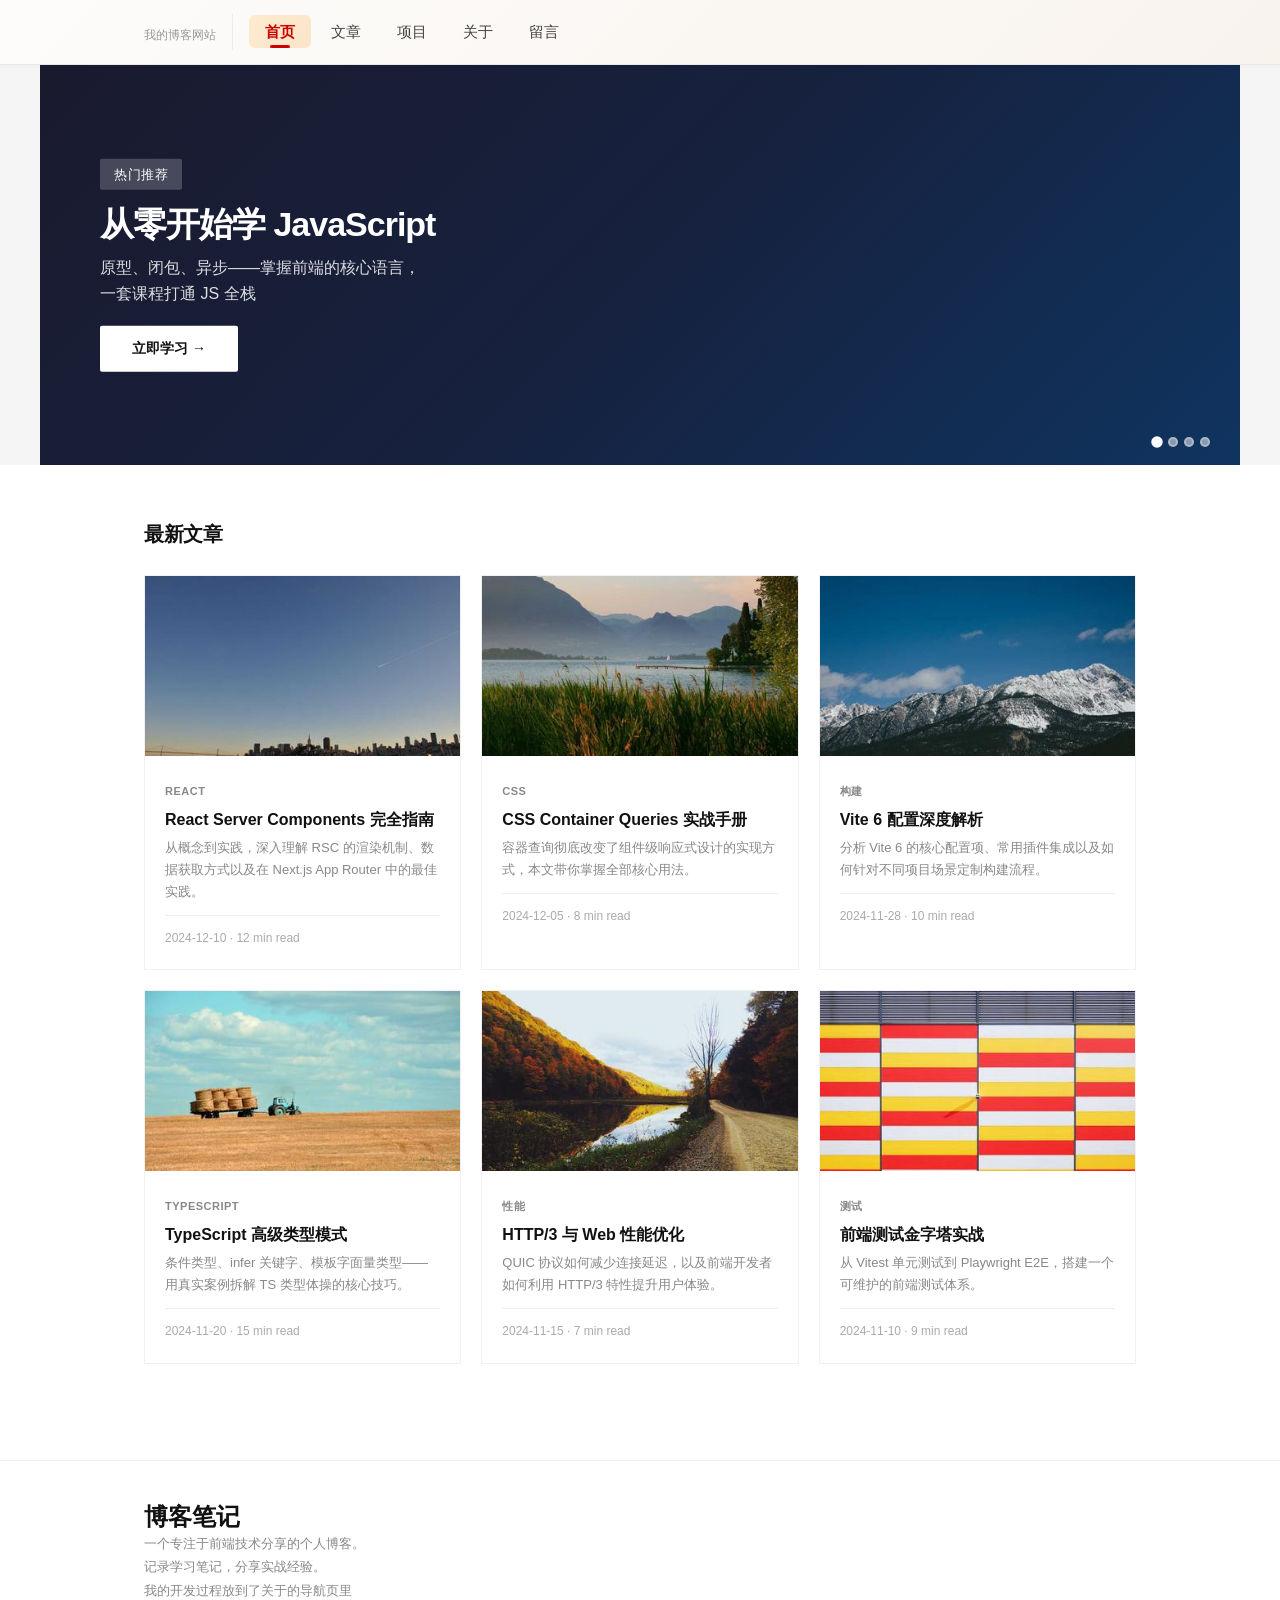
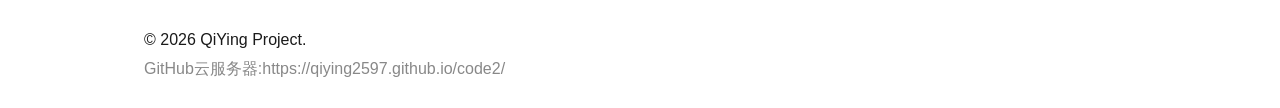
<file: index.html>
<!DOCTYPE html>
<html lang="zh-CN">
<head>
    <meta charset="UTF-8">
    <meta name="viewport" content="width=device-width, initial-scale=1.0">
    <title>我的博客网站· 首页</title>
    <link rel="stylesheet" href="css/style.css">
</head>
<body>
    <header>
        <nav class="navbar">
            <a href="index.html" class="logo"> <span>我的博客网站</span></a>
            <ul class="nav-links">
                <li><a href="index.html" class="active"> 首页</a></li>
                <li><a href="blog.html"> 文章</a></li>
                <li><a href="portfolio.html"> 项目</a></li>
                <li><a href="about.html"> 关于</a></li>
                <li><a href="contact.html"> 留言</a></li>
            </ul>
            <div class="hamburger">
                <span></span>
                <span></span>
                <span></span>
            </div>
        </nav>
    </header>

    <section class="carousel-section">
        <div class="carousel-container">
            <div class="carousel-slides">
                <div class="carousel-slide">
                    <div class="slide-bg" style="background:linear-gradient(135deg,#1a1a2e,#16213e,#0f3460);"></div>
                    <div class="carousel-overlay">
                        <span class="sub-label"> 热门推荐</span>
                        <h2>从零开始学 JavaScript</h2>
                        <p>原型、闭包、异步——掌握前端的核心语言，<br>一套课程打通 JS 全栈</p>
                        <span class="cta-btn">立即学习 →</span>
                    </div>
                </div>
                <div class="carousel-slide">
                    <div class="slide-bg" style="background:linear-gradient(135deg,#4a0e4e,#6b1d5e,#883e6e);"></div>
                    <div class="carousel-overlay">
                        <span class="sub-label"> 实战指南</span>
                        <h2>CSS 现代布局</h2>
                        <p>Flexbox、Grid、容器查询——<br>从此告别传统布局方式</p>
                        <span class="cta-btn">查看详情 →</span>
                    </div>
                </div>
                <div class="carousel-slide">
                    <div class="slide-bg" style="background:linear-gradient(135deg,#0a2a44,#0d3b66,#1a6e8e);"></div>
                    <div class="carousel-overlay">
                        <span class="sub-label"> 新技术</span>
                        <h2>React 19 新特性</h2>
                        <p>Server Components、Actions、新 Hooks<br>全面解析 React 下一代演进方向</p>
                        <span class="cta-btn">了解详情 →</span>
                    </div>
                </div>
                <div class="carousel-slide">
                    <div class="slide-bg" style="background:linear-gradient(135deg,#2d1b4e,#4a2d6e,#5f3d8e);"></div>
                    <div class="carousel-overlay">
                        <span class="sub-label"> 移动优先</span>
                        <h2>响应式设计实战</h2>
                        <p>从移动端到桌面端，<br>打造完美的跨屏用户体验</p>
                        <span class="cta-btn">马上学习 →</span>
                    </div>
                </div>
            </div>
            <button class="carousel-btn prev"><i class="arrow"></i></button>
            <button class="carousel-btn next"><i class="arrow"></i></button>
            <div class="carousel-dots">
                <button class="dot active"></button>
                <button class="dot"></button>
                <button class="dot"></button>
                <button class="dot"></button>
            </div>
        </div>
    </section>

    <section class="section">
        <div class="container">
            <h2 class="section-title">最新文章</h2>
            <div class="cards-grid">
                <div class="card">
                    <img class="card-img" src="img/h1.png" alt="React">
                    <div class="card-body">
                        <span class="card-tag">React</span>
                        <h3>React Server Components 完全指南</h3>
                        <p>从概念到实践，深入理解 RSC 的渲染机制、数据获取方式以及在 Next.js App Router 中的最佳实践。</p>
                        <div class="card-meta">2024-12-10 · 12 min read</div>
                    </div>
                </div>
                <div class="card">
                    <img class="card-img" src="img/h2.png" alt="CSS">
                    <div class="card-body">
                        <span class="card-tag">CSS</span>
                        <h3>CSS Container Queries 实战手册</h3>
                        <p>容器查询彻底改变了组件级响应式设计的实现方式，本文带你掌握全部核心用法。</p>
                        <div class="card-meta">2024-12-05 · 8 min read</div>
                    </div>
                </div>
                <div class="card">
                    <img class="card-img" src="img/h3.png" alt="Vite">
                    <div class="card-body">
                        <span class="card-tag">构建</span>
                        <h3>Vite 6 配置深度解析</h3>
                        <p>分析 Vite 6 的核心配置项、常用插件集成以及如何针对不同项目场景定制构建流程。</p>
                        <div class="card-meta">2024-11-28 · 10 min read</div>
                    </div>
                </div>
                <div class="card">
                    <img class="card-img" src="img/h4.png" alt="TypeScript">
                    <div class="card-body">
                        <span class="card-tag">TypeScript</span>
                        <h3>TypeScript 高级类型模式</h3>
                        <p>条件类型、infer 关键字、模板字面量类型——用真实案例拆解 TS 类型体操的核心技巧。</p>
                        <div class="card-meta">2024-11-20 · 15 min read</div>
                    </div>
                </div>
                <div class="card">
                    <img class="card-img" src="img/h5.png" alt="HTTP/3">
                    <div class="card-body">
                        <span class="card-tag">性能</span>
                        <h3>HTTP/3 与 Web 性能优化</h3>
                        <p>QUIC 协议如何减少连接延迟，以及前端开发者如何利用 HTTP/3 特性提升用户体验。</p>
                        <div class="card-meta">2024-11-15 · 7 min read</div>
                    </div>
                </div>
                <div class="card">
                    <img class="card-img" src="img/h6.png" alt="测试">
                    <div class="card-body">
                        <span class="card-tag">测试</span>
                        <h3>前端测试金字塔实战</h3>
                        <p>从 Vitest 单元测试到 Playwright E2E，搭建一个可维护的前端测试体系。</p>
                        <div class="card-meta">2024-11-10 · 9 min read</div>
                    </div>
                </div>
            </div>
        </div>
    </section>

    <footer>
        <div class="container">
            <div class="footer-grid">
                <div class="footer-col">
                    <h2>博客笔记</h2>
                    <p>一个专注于前端技术分享的个人博客。记录学习笔记，分享实战经验。<br>
                    我的开发过程放到了关于的导航页里
                    </p>
                </div>
            </div>
            <div class="footer-col">
               &copy; 2026 QiYing Project.<br/>
               <a href="https://qiying2597.github.io/code2/" style="color: #888;text-decoration: none;">GitHub云服务器:https://qiying2597.github.io/code2/</a>
            </div>
        </div>
    </footer>

    <script src="js/main.js"></script>
</body>
</html>
</file>
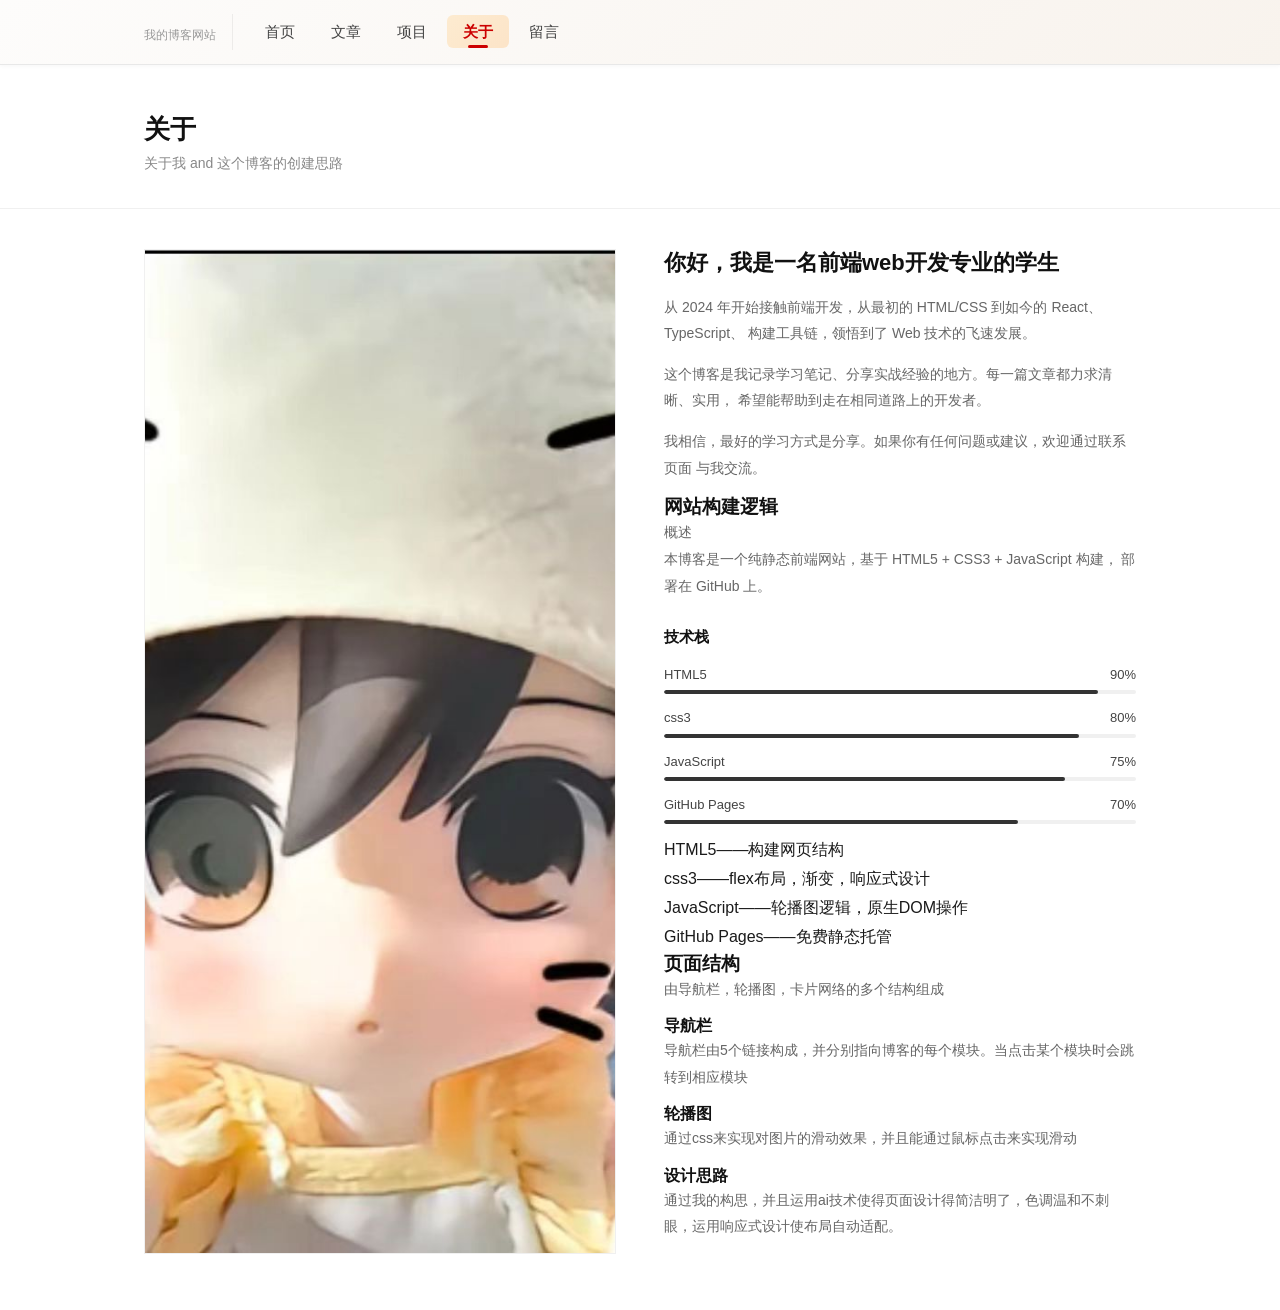
<file: about.html>
<!DOCTYPE html>
<html lang="zh-CN">
<head>
    <meta charset="UTF-8">
    <meta name="viewport" content="width=device-width, initial-scale=1.0">
    <title>关于.我的博客网站</title>
    <link rel="stylesheet" href="css/style.css">
</head>
<body>
    <header>
        <nav class="navbar">
            <a href="index.html" class="logo"> <span>我的博客网站</span></a>
            <ul class="nav-links">
                <li><a href="index.html"> 首页</a></li>
                <li><a href="blog.html"> 文章</a></li>
                <li><a href="portfolio.html"> 项目</a></li>
                <li><a href="about.html" class="active"> 关于</a></li>
                <li><a href="contact.html"> 留言</a></li>
            </ul>
            <div class="hamburger">
                <span></span>
                <span></span>
                <span></span>
            </div>
        </nav>
    </header>

    <section class="page-banner">
        <div class="container">
            <h1>关于</h1>
            <p>关于我 and 这个博客的创建思路</p>
        </div>
    </section>

    <section class="section" style="padding-top:0;">
        <div class="container">
            <div class="about-grid">
                
                <img class="about-img" src="img/tx.jpg" alt="关于我">
                <div class="about-text">
                    <h2>你好，我是一名前端web开发专业的学生</h2>
                    <p>
                        从 2024 年开始接触前端开发，从最初的 HTML/CSS 到如今的 React、TypeScript、
                        构建工具链，领悟到了 Web 技术的飞速发展。
                    </p>
                    <p>
                        这个博客是我记录学习笔记、分享实战经验的地方。每一篇文章都力求清晰、实用，
                        希望能帮助到走在相同道路上的开发者。
                    </p>
                    <p>
                        我相信，最好的学习方式是分享。如果你有任何问题或建议，欢迎通过联系页面
                        与我交流。
                    </p>

                    <h3>网站构建逻辑</h3>
                    <p>概述<br>本博客是一个纯静态前端网站，基于 HTML5 + CSS3 + JavaScript 构建， 部署在 GitHub 上。</p>


                    <h3 style="font-size:15px;font-weight:600;margin:28px 0 16px;">技术栈</h3>
                    <div class="skill-item">
                        <div class="skill-name"><span>HTML5</span><span>90%</span></div>
                        <div class="bar"><div class="fill" style="width:92%"></div></div>
                    </div>
                    <div class="skill-item">
                        <div class="skill-name"><span>css3</span><span>80%</span></div>
                        <div class="bar"><div class="fill" style="width:88%"></div></div>
                    </div>
                    <div class="skill-item">
                        <div class="skill-name"><span>JavaScript</span><span>75%</span></div>
                        <div class="bar"><div class="fill" style="width:85%"></div></div>
                    </div>
                    <div class="skill-item">
                        <div class="skill-name"><span>GitHub Pages</span><span>70%</span></div>
                        <div class="bar"><div class="fill" style="width:75%"></div></div>
                    </div>
                    <ul>
                        <li>HTML5——构建网页结构</li>
                        <li>css3——flex布局，渐变，响应式设计</li>
                        <li>JavaScript——轮播图逻辑，原生DOM操作</li>
                        <li>GitHub Pages——免费静态托管</li>
                    </ul>
                    <h3>页面结构</h3>
                    <p>由导航栏，轮播图，卡片网络的多个结构组成</p>
                    <h4>导航栏</h4>
                    <p>导航栏由5个链接构成，并分别指向博客的每个模块。当点击某个模块时会跳转到相应模块</p>
                    <h4>轮播图</h4>
                    <p>通过css来实现对图片的滑动效果，并且能通过鼠标点击来实现滑动</p>
                    <h4>设计思路</h4>
                    <p>通过我的构思，并且运用ai技术使得页面设计得简洁明了，色调温和不刺眼，运用响应式设计使布局自动适配。</p>
                </div>
            </div>
        </div>
    </section>
    <script src="js/main.js"></script>
</body>
</html>
</file>
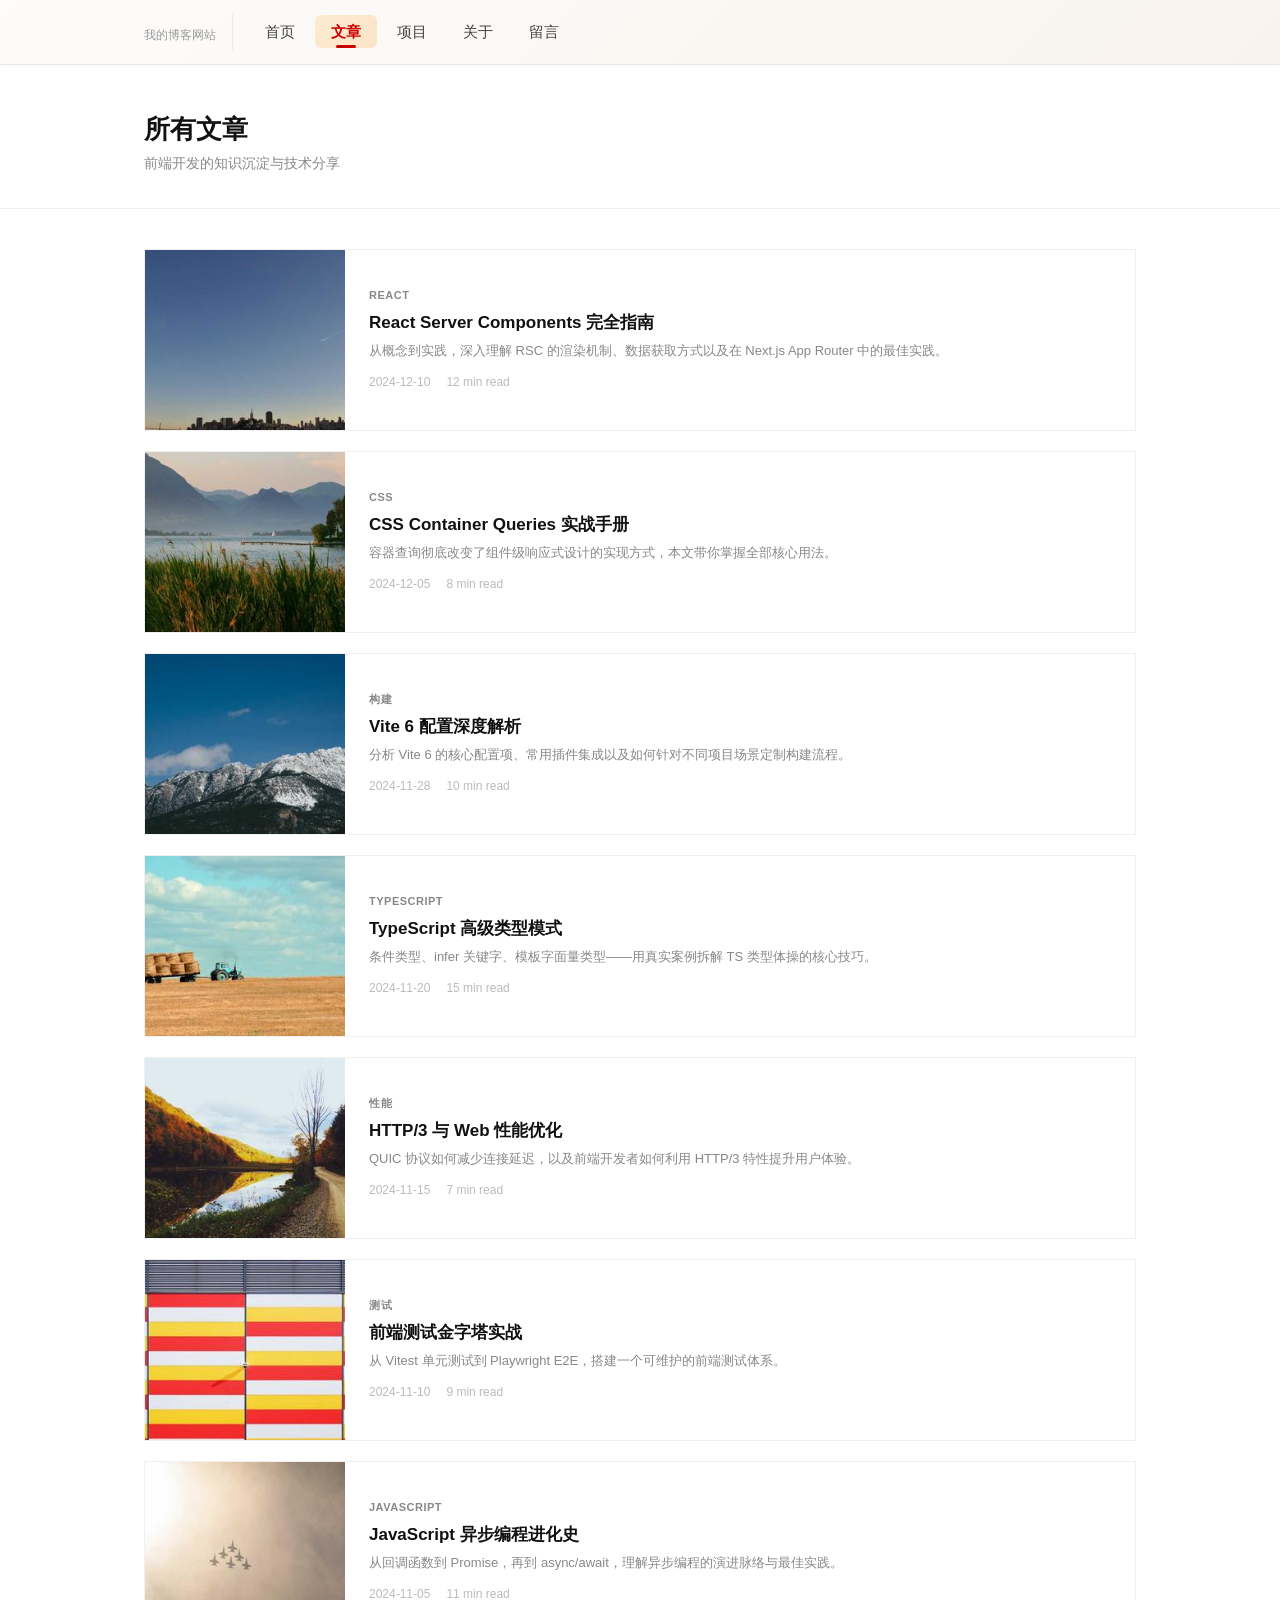
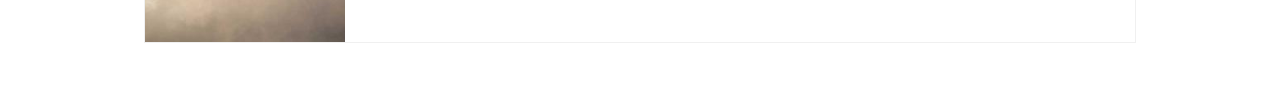
<file: blog.html>
<!DOCTYPE html>
<html lang="zh-CN">
<head>
    <meta charset="UTF-8">
    <meta name="viewport" content="width=device-width, initial-scale=1.0">
    <title>文章 · 我的博客网站</title>
    <link rel="stylesheet" href="css/style.css">
</head>
<body>
    <header>
        <nav class="navbar">
            <a href="index.html" class="logo"> <span>我的博客网站</span></a>
            <ul class="nav-links">
                <li><a href="index.html"> 首页</a></li>
                <li><a href="blog.html" class="active"> 文章</a></li>
                <li><a href="portfolio.html"> 项目</a></li>
                <li><a href="about.html"> 关于</a></li>
                <li><a href="contact.html"> 留言</a></li>
            </ul>
            <div class="hamburger">
                <span></span>
                <span></span>
                <span></span>
            </div>
        </nav>
    </header>

    <section class="page-banner">
        <div class="container">
            <h1>所有文章</h1>
            <p>前端开发的知识沉淀与技术分享</p>
        </div>
    </section>

    <section class="section" style="padding-top:0;">
        <div class="container">
            <div class="blog-list">
                <article class="blog-post">
                    <img class="post-img" src="img/h1.png" alt="React">
                    <div class="blog-post-body">
                        <span class="card-tag">React</span>
                        <h3>React Server Components 完全指南</h3>
                        <p>从概念到实践，深入理解 RSC 的渲染机制、数据获取方式以及在 Next.js App Router 中的最佳实践。</p>
                        <div class="blog-post-meta">
                            <span>2024-12-10</span>
                            <span>12 min read</span>
                        </div>
                    </div>
                </article>

                <article class="blog-post">
                    <img class="post-img" src="img/h2.png" alt="CSS">
                    <div class="blog-post-body">
                        <span class="card-tag">CSS</span>
                        <h3>CSS Container Queries 实战手册</h3>
                        <p>容器查询彻底改变了组件级响应式设计的实现方式，本文带你掌握全部核心用法。</p>
                        <div class="blog-post-meta">
                            <span>2024-12-05</span>
                            <span>8 min read</span>
                        </div>
                    </div>
                </article>

                <article class="blog-post">
                    <img class="post-img" src="img/h3.png" alt="Vite">
                    <div class="blog-post-body">
                        <span class="card-tag">构建</span>
                        <h3>Vite 6 配置深度解析</h3>
                        <p>分析 Vite 6 的核心配置项、常用插件集成以及如何针对不同项目场景定制构建流程。</p>
                        <div class="blog-post-meta">
                            <span>2024-11-28</span>
                            <span>10 min read</span>
                        </div>
                    </div>
                </article>

                <article class="blog-post">
                    <img class="post-img" src="img/h4.png" alt="TypeScript">
                    <div class="blog-post-body">
                        <span class="card-tag">TypeScript</span>
                        <h3>TypeScript 高级类型模式</h3>
                        <p>条件类型、infer 关键字、模板字面量类型——用真实案例拆解 TS 类型体操的核心技巧。</p>
                        <div class="blog-post-meta">
                            <span>2024-11-20</span>
                            <span>15 min read</span>
                        </div>
                    </div>
                </article>

                <article class="blog-post">
                    <img class="post-img" src="img/h5.png" alt="HTTP/3">
                    <div class="blog-post-body">
                        <span class="card-tag">性能</span>
                        <h3>HTTP/3 与 Web 性能优化</h3>
                        <p>QUIC 协议如何减少连接延迟，以及前端开发者如何利用 HTTP/3 特性提升用户体验。</p>
                        <div class="blog-post-meta">
                            <span>2024-11-15</span>
                            <span>7 min read</span>
                        </div>
                    </div>
                </article>

                <article class="blog-post">
                    <img class="post-img" src="img/h6.png" alt="测试">
                    <div class="blog-post-body">
                        <span class="card-tag">测试</span>
                        <h3>前端测试金字塔实战</h3>
                        <p>从 Vitest 单元测试到 Playwright E2E，搭建一个可维护的前端测试体系。</p>
                        <div class="blog-post-meta">
                            <span>2024-11-10</span>
                            <span>9 min read</span>
                        </div>
                    </div>
                </article>

                <article class="blog-post">
                    <img class="post-img" src="img/h7.png" alt="JavaScript">
                    <div class="blog-post-body">
                        <span class="card-tag">JavaScript</span>
                        <h3>JavaScript 异步编程进化史</h3>
                        <p>从回调函数到 Promise，再到 async/await，理解异步编程的演进脉络与最佳实践。</p>
                        <div class="blog-post-meta">
                            <span>2024-11-05</span>
                            <span>11 min read</span>
                        </div>
                    </div>
                </article>
            </div>
        </div>
    </section>
    <script src="js/main.js"></script>
</body>
</html>
</file>
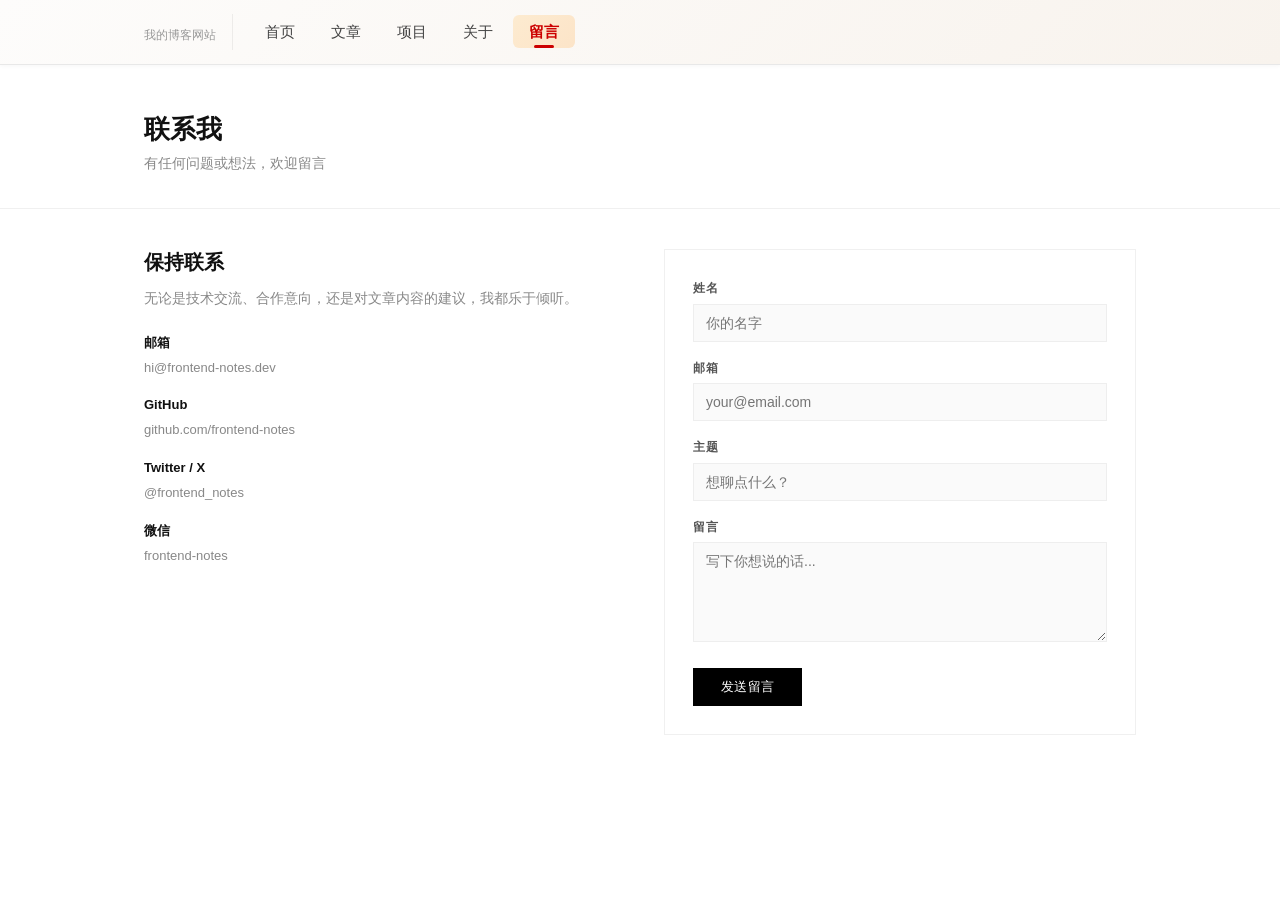
<file: contact.html>
<!DOCTYPE html>
<html lang="zh-CN">
<head>
    <meta charset="UTF-8">
    <meta name="viewport" content="width=device-width, initial-scale=1.0">
    <title>联系 · 我的博客网站</title>
    <link rel="stylesheet" href="css/style.css">
</head>
<body>
    <header>
        <nav class="navbar">
            <a href="index.html" class="logo"> <span>我的博客网站</span></a>
            <ul class="nav-links">
                <li><a href="index.html"> 首页</a></li>
                <li><a href="blog.html"> 文章</a></li>
                <li><a href="portfolio.html"> 项目</a></li>
                <li><a href="about.html"> 关于</a></li>
                <li><a href="contact.html" class="active"> 留言</a></li>
            </ul>
            <div class="hamburger">
                <span></span>
                <span></span>
                <span></span>
            </div>
        </nav>
    </header>

    <section class="page-banner">
        <div class="container">
            <h1>联系我</h1>
            <p>有任何问题或想法，欢迎留言</p>
        </div>
    </section>

    <section class="section" style="padding-top:0;">
        <div class="container">
            <div class="contact-grid">
                <div class="contact-info">
                    <h2>保持联系</h2>
                    <p>无论是技术交流、合作意向，还是对文章内容的建议，我都乐于倾听。</p>

                    <div class="contact-item">
                        <div>
                            <h4>邮箱</h4>
                            <span>hi@frontend-notes.dev</span>
                        </div>
                    </div>
                    <div class="contact-item">
                        <div>
                            <h4>GitHub</h4>
                            <span>github.com/frontend-notes</span>
                        </div>
                    </div>
                    <div class="contact-item">
                        <div>
                            <h4>Twitter / X</h4>
                            <span>@frontend_notes</span>
                        </div>
                    </div>
                    <div class="contact-item">
                        <div>
                            <h4>微信</h4>
                            <span>frontend-notes</span>
                        </div>
                    </div>
                </div>

                <form class="contact-form" id="contactForm">
                    <div class="form-group">
                        <label for="name">姓名</label>
                        <input type="text" id="name" placeholder="你的名字" required>
                    </div>
                    <div class="form-group">
                        <label for="email">邮箱</label>
                        <input type="email" id="email" placeholder="your@email.com" required>
                    </div>
                    <div class="form-group">
                        <label for="subject">主题</label>
                        <input type="text" id="subject" placeholder="想聊点什么？">
                    </div>
                    <div class="form-group">
                        <label for="message">留言</label>
                        <textarea id="message" placeholder="写下你想说的话..." required></textarea>
                    </div>
                    <button type="submit" class="btn">发送留言</button>
                </form>
            </div>
        </div>
    </section>
    <script src="js/main.js"></script>
</body>
</html>
</file>
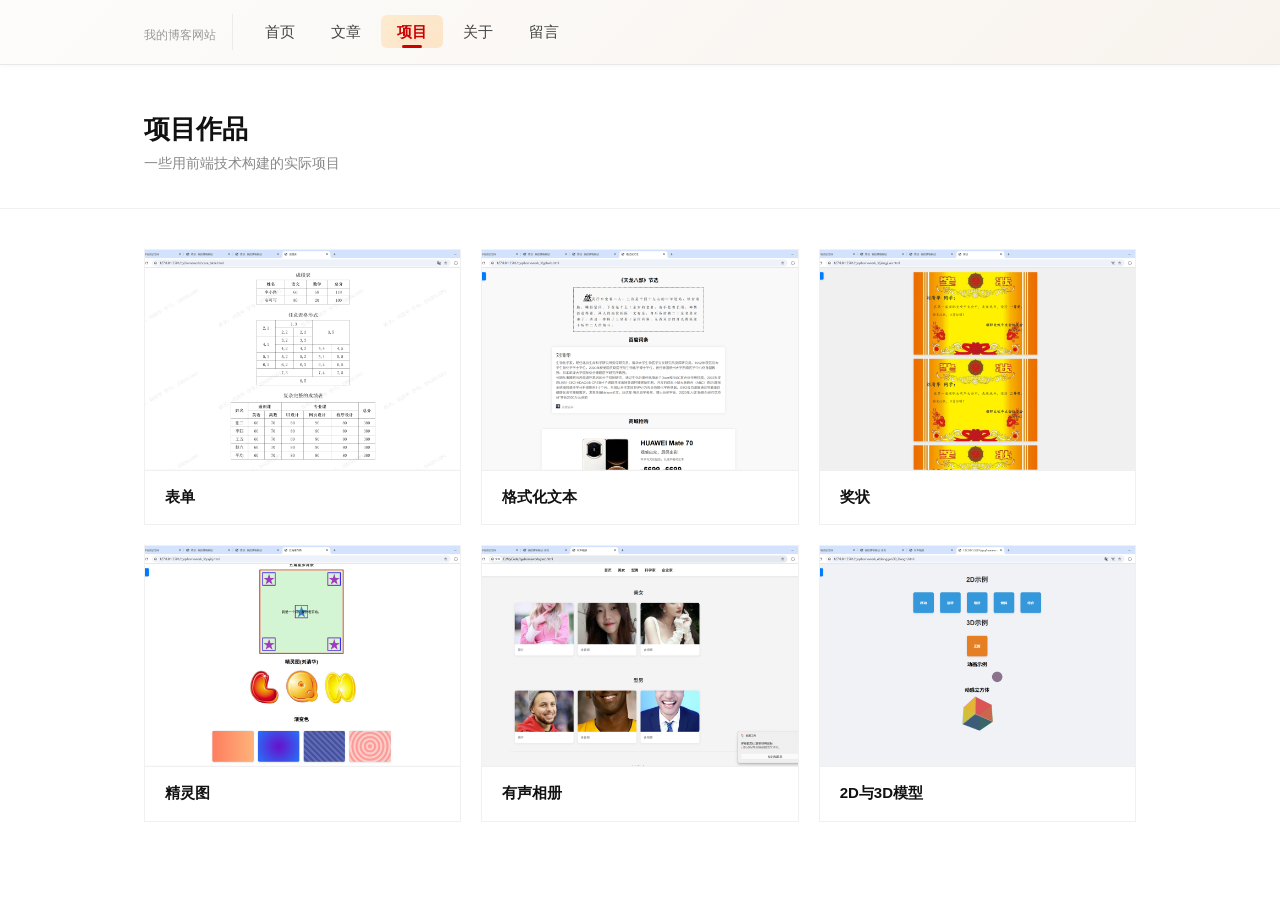
<file: portfolio.html>
<!DOCTYPE html>
<html lang="zh-CN">
<head>
    <meta charset="UTF-8">
    <meta name="viewport" content="width=device-width, initial-scale=1.0">
    <title>项目 · 我的博客网站</title>
    <link rel="stylesheet" href="css/style.css">
</head>
<body>
    <header>
        <nav class="navbar">
            <a href="index.html" class="logo"> <span>我的博客网站</span></a>
            <ul class="nav-links">
                <li><a href="index.html"> 首页</a></li>
                <li><a href="blog.html"> 文章</a></li>
                <li><a href="portfolio.html" class="active"> 项目</a></li>
                <li><a href="about.html">关于</a></li>
                <li><a href="contact.html">留言</a></li>
            </ul>
            <div class="hamburger">
                <span></span>
                <span></span>
                <span></span>
            </div>
        </nav>
    </header>

    <section class="page-banner">
        <div class="container">
            <h1>项目作品</h1>
            <p>一些用前端技术构建的实际项目</p>
        </div>
    </section>

    <section class="section" style="padding-top:0;">
        <div class="container">
            <div class="portfolio-grid">
                <div class="portfolio-item">
                    <img class="pf-bg" src="img/bd.png" alt="表单">
                    <div class="portfolio-overlay">
                        <h3>表单</h3>
                    </div>
                </div>
                <div class="portfolio-item">
                    <img class="pf-bg" src="img/gshwb.png" alt="格式化文本">
                    <div class="portfolio-overlay">
                        <h3>格式化文本</h3>
                    </div>
                </div>
                <div class="portfolio-item">
                    <img class="pf-bg" src="img/jz.png" alt="奖状">
                    <div class="portfolio-overlay">
                        <h3>奖状</h3>
                    </div>
                </div>
                <div class="portfolio-item">
                    <img class="pf-bg" src="img/ys.png" alt="">
                    <div class="portfolio-overlay">
                        <h3>精灵图</h3>
                    </div>
                </div>
                <div class="portfolio-item">
                    <img class="pf-bg" src="img/css1.png" alt="css1">
                    <div class="portfolio-overlay">
                        <h3>有声相册</h3>
                    </div>
                </div>
                <div class="portfolio-item">
                    <img class="pf-bg" src="img/css2.png" alt="css2">
                    <div class="portfolio-overlay">
                        <h3>2D与3D模型</h3>

                    </div>
                </div>
            </div>
        </div>
    </section>
    <script src="js/main.js"></script>
</body>
</html>
</file>
<file: css/style.css>
/* ===== Reset & Base ===== */
*, *::before, *::after {
    margin: 0;
    padding: 0;
    box-sizing: border-box;
}

body {
    font-family: -apple-system, BlinkMacSystemFont, 'Segoe UI', 'PingFang SC', 'Microsoft YaHei', sans-serif;
    color: #1a1a1a;
    background: #fff;
    line-height: 1.8;
    -webkit-font-smoothing: antialiased;
}

a { text-decoration: none; color: inherit; }
ul { list-style: none; }
img { max-width: 100%; display: block; }

.container {
    max-width: 1040px;
    margin: 0 auto;
    padding: 0 24px;
}

/* ===== Type ===== */
h1, h2, h3, h4 {
    font-weight: 600;
    line-height: 1.3;
    color: #111;
}

/* ===== Nav ===== */
header {
    border-bottom: 1px solid #e8e8e8;
    position: sticky;
    top: 0;
    background: linear-gradient(135deg, #fdfcfb 0%, #f8f3ed 100%);
    z-index: 100;
    box-shadow: 0 1px 4px rgba(0,0,0,0.04);
}

.navbar {
    display: flex;
    justify-content: space-between;
    align-items: center;
    max-width: 1040px;
    margin: 0 auto;
    padding: 0 24px;
    height: 64px;
}

.logo {
    font-size: 20px;
    font-weight: 800;
    letter-spacing: -0.5px;
    color: #c00;
    padding: 0 16px 0 0;
    border-right: 1px solid rgba(0,0,0,0.06);
}

.logo span {
    font-weight: 400;
    font-size: 12px;
    color: #999;
    letter-spacing: 0;
}

.nav-links {
    display: flex;
    gap: 4px;
    flex: 1;
    padding-left: 16px;
}

.nav-links a {
    font-size: 15px;
    font-weight: 500;
    color: #444;
    padding: 8px 16px;
    border-radius: 6px;
    transition: all 0.25s ease;
    position: relative;
}

.nav-links a:hover {
    background: linear-gradient(135deg, #fef3e2, #fdebd0);
    color: #c00;
}

.nav-links a.active {
    color: #c00;
    background: linear-gradient(135deg, #fdebd0, #fce4c8);
    font-weight: 600;
}

.nav-links a.active::after {
    content: '';
    position: absolute;
    bottom: 0;
    left: 50%;
    transform: translateX(-50%);
    width: 20px;
    height: 3px;
    background: #c00;
    border-radius: 2px;
}

.hamburger {
    display: none;
    flex-direction: column;
    cursor: pointer;
    gap: 4px;
    padding: 6px;
}

.hamburger span {
    width: 20px;
    height: 2px;
    background: #333;
    border-radius: 1px;
    transition: 0.3s;
}

/* ===== Carousel ===== */
.carousel-section {
    padding: 0;
    background: #f5f5f5;
}

.carousel-container {
    position: relative;
    max-width: 1200px;
    margin: 0 auto;
    overflow: hidden;
}

.carousel-slides {
    display: flex;
    transition: transform 0.5s ease;
}

.carousel-slide {
    min-width: 100%;
    position: relative;
}

.carousel-slide .slide-bg {
    width: 100%;
    height: 400px;
    display: flex;
    align-items: center;
    justify-content: center;
    font-size: 60px;
}

.carousel-overlay {
    position: absolute;
    left: 60px;
    top: 50%;
    transform: translateY(-50%);
    color: #fff;
    text-align: left;
    max-width: 500px;
}

.carousel-overlay .sub-label {
    display: inline-block;
    font-size: 13px;
    font-weight: 500;
    background: rgba(255,255,255,0.2);
    padding: 4px 14px;
    border-radius: 2px;
    margin-bottom: 14px;
    letter-spacing: 0.5px;
}

.carousel-overlay h2 {
    font-size: 34px;
    font-weight: 700;
    color: #fff;
    margin-bottom: 10px;
    line-height: 1.2;
    letter-spacing: -1px;
}

.carousel-overlay p {
    font-size: 16px;
    opacity: 0.85;
    line-height: 1.6;
    margin-bottom: 20px;
}

.carousel-overlay .cta-btn {
    display: inline-block;
    padding: 10px 32px;
    background: #fff;
    color: #111;
    font-size: 14px;
    font-weight: 600;
    border: none;
    border-radius: 2px;
    cursor: pointer;
    transition: all 0.2s;
}

.carousel-overlay .cta-btn:hover {
    background: #f0f0f0;
    transform: translateY(-1px);
}

.carousel-btn {
    position: absolute;
    top: 50%;
    transform: translateY(-50%);
    width: 44px;
    height: 64px;
    background: rgba(0,0,0,0.15);
    border: none;
    cursor: pointer;
    z-index: 10;
    display: flex;
    align-items: center;
    justify-content: center;
    transition: background 0.25s;
    opacity: 0;
}

.carousel-container:hover .carousel-btn {
    opacity: 1;
}

.carousel-btn:hover {
    background: rgba(0,0,0,0.45);
}

.carousel-btn .arrow {
    width: 0;
    height: 0;
    border-style: solid;
}

.carousel-btn.prev { left: 0; border-radius: 0 2px 2px 0; }
.carousel-btn.next { right: 0; border-radius: 2px 0 0 2px; }

.carousel-btn.prev .arrow {
    border-width: 10px 12px 10px 0;
    border-color: transparent #fff transparent transparent;
    margin-left: -4px;
}

.carousel-btn.next .arrow {
    border-width: 10px 0 10px 12px;
    border-color: transparent transparent transparent #fff;
    margin-right: -4px;
}

.carousel-dots {
    position: absolute;
    bottom: 18px;
    right: 30px;
    display: flex;
    gap: 6px;
    z-index: 10;
}

.dot {
    width: 10px;
    height: 10px;
    border-radius: 50%;
    background: rgba(255,255,255,0.5);
    border: 2px solid rgba(255,255,255,0.3);
    cursor: pointer;
    transition: all 0.3s ease;
}

.dot.active {
    background: #fff;
    border-color: #fff;
    transform: scale(1.15);
}

.dot:hover {
    background: rgba(255,255,255,0.8);
}

/* ===== Section ===== */
.section {
    padding: 56px 0;
}

.section-title {
    font-size: 20px;
    font-weight: 600;
    margin-bottom: 28px;
    letter-spacing: -0.3px;
}

/* ===== Cards ===== */
.cards-grid {
    display: grid;
    grid-template-columns: repeat(auto-fill, minmax(300px, 1fr));
    gap: 20px;
}

.card {
    border: 1px solid #f0f0f0;
    border-radius: 0;
    transition: all 0.2s;
}

.card:hover {
    border-color: #ccc;
}

.card-img {
    width: 100%;
    height: 180px;
    object-fit: cover;
    display: block;
}

.card-body {
    padding: 20px;
}

.card-tag {
    display: inline-block;
    font-size: 11px;
    font-weight: 600;
    color: #888;
    text-transform: uppercase;
    letter-spacing: 0.5px;
    margin-bottom: 8px;
}

.card-body h3 {
    font-size: 16px;
    font-weight: 600;
    margin-bottom: 6px;
}

.card-body p {
    font-size: 13px;
    color: #888;
    line-height: 1.7;
    margin-bottom: 12px;
}

.card-meta {
    font-size: 12px;
    color: #aaa;
    padding-top: 12px;
    border-top: 1px solid #f0f0f0;
}

/* ===== Banner ===== */
.page-banner {
    padding: 48px 0 32px;
    border-bottom: 1px solid #f0f0f0;
    margin-bottom: 40px;
}

.page-banner h1 {
    font-size: 26px;
    font-weight: 700;
    margin-bottom: 4px;
}

.page-banner p {
    font-size: 14px;
    color: #888;
}

/* ===== Blog List ===== */
.blog-list { display: grid; gap: 20px; }

.blog-post {
    display: grid;
    grid-template-columns: 200px 1fr;
    gap: 0;
    border: 1px solid #f0f0f0;
    transition: border-color 0.2s;
}

.blog-post:hover { border-color: #ccc; }

.blog-post .post-img {
    width: 100%;
    height: 100%;
    min-height: 180px;
    object-fit: cover;
    display: block;
}

.blog-post-body {
    padding: 20px 24px;
    display: flex;
    flex-direction: column;
    justify-content: center;
}

.blog-post-body .card-tag { margin-bottom: 6px; }

.blog-post-body h3 {
    font-size: 17px;
    font-weight: 600;
    margin-bottom: 6px;
}

.blog-post-body > p {
    font-size: 13px;
    color: #888;
    line-height: 1.7;
    margin-bottom: 10px;
}

.blog-post-meta {
    display: flex;
    gap: 16px;
    font-size: 12px;
    color: #bbb;
}

/* ===== Portfolio ===== */
.portfolio-grid {
    display: grid;
    grid-template-columns: repeat(auto-fill, minmax(300px, 1fr));
    gap: 20px;
}

.portfolio-item {
    border: 1px solid #f0f0f0;
    position: relative;
    overflow: hidden;
    transition: border-color 0.2s;
}

.portfolio-item:hover { border-color: #ccc; }

.portfolio-item .pf-bg {
    width: 100%;
    height: 220px;
    object-fit: cover;
    display: block;
}

.portfolio-overlay {
    padding: 16px 20px;
    border-top: 1px solid #f0f0f0;
}

.portfolio-overlay h3 {
    font-size: 15px;
    font-weight: 600;
    margin-bottom: 2px;
}

.portfolio-overlay p {
    font-size: 12px;
    color: #999;
}

/* ===== About ===== */
.about-grid {
    display: grid;
    grid-template-columns: 1fr 1fr;
    gap: 48px;
    align-items: start;
}

.about-img {
    width: 100%;
    height: 100%;
    min-height: 360px;
    object-fit: cover;
    display: block;
    border: 1px solid #f0f0f0;
}

.about-text h2 {
    font-size: 22px;
    font-weight: 600;
    margin-bottom: 16px;
}

.about-text p {
    font-size: 14px;
    color: #666;
    line-height: 1.9;
    margin-bottom: 14px;
}

.skill-item {
    margin-bottom: 12px;
}

.skill-item .skill-name {
    display: flex;
    justify-content: space-between;
    font-size: 13px;
    font-weight: 500;
    margin-bottom: 4px;
    color: #444;
}

.skill-item .bar {
    height: 4px;
    background: #f0f0f0;
    border-radius: 2px;
    overflow: hidden;
}

.skill-item .fill {
    height: 100%;
    border-radius: 2px;
    background: #333;
}

/* ===== Contact ===== */
.contact-grid {
    display: grid;
    grid-template-columns: 1fr 1fr;
    gap: 48px;
}

.contact-info h2 {
    font-size: 20px;
    font-weight: 600;
    margin-bottom: 12px;
}

.contact-info > p {
    font-size: 14px;
    color: #888;
    margin-bottom: 24px;
    line-height: 1.7;
}

.contact-item {
    display: flex;
    gap: 14px;
    margin-bottom: 16px;
}

.contact-item .icon {
    width: 36px;
    height: 36px;
    border: 1px solid #f0f0f0;
    display: flex;
    align-items: center;
    justify-content: center;
    font-size: 16px;
    flex-shrink: 0;
}

.contact-item h4 {
    font-size: 13px;
    font-weight: 600;
    margin-bottom: 1px;
}

.contact-item span {
    font-size: 13px;
    color: #888;
}

.contact-form {
    border: 1px solid #f0f0f0;
    padding: 28px;
}

.form-group {
    margin-bottom: 16px;
}

.form-group label {
    display: block;
    font-size: 12px;
    font-weight: 600;
    margin-bottom: 4px;
    color: #555;
    text-transform: uppercase;
    letter-spacing: 0.5px;
}

.form-group input,
.form-group textarea {
    width: 100%;
    padding: 10px 12px;
    border: 1px solid #eee;
    border-radius: 0;
    font-size: 14px;
    font-family: inherit;
    outline: none;
    transition: border-color 0.2s;
    background: #fafafa;
}

.form-group input:focus,
.form-group textarea:focus {
    border-color: #333;
    background: #fff;
}

.form-group textarea {
    height: 100px;
    resize: vertical;
}

.btn {
    display: inline-block;
    padding: 10px 28px;
    background: #000;
    color: #fff;
    border: none;
    font-size: 13px;
    font-weight: 500;
    cursor: pointer;
    transition: opacity 0.2s;
    letter-spacing: 0.3px;
}

.btn:hover {
    opacity: 0.8;
}

/* ===== Footer ===== */
footer {
    border-top: 1px solid #f0f0f0;
    padding: 40px 0 24px;
    margin-top: 40px;
}

.footer-grid {
    display: grid;
    grid-template-columns: repeat(auto-fill, minmax(180px, 1fr));
    gap: 32px;
    margin-bottom: 24px;
}

.footer-col h4 {
    font-size: 13px;
    font-weight: 600;
    margin-bottom: 12px;
}

.footer-col p {
    font-size: 13px;
    color: #888;
    line-height: 1.8;
}

.footer-col ul li {
    margin-bottom: 6px;
}

.footer-col ul li a {
    font-size: 13px;
    color: #888;
    transition: color 0.2s;
}

.footer-col ul li a:hover {
    color: #000;
}

.footer-bottom {
    text-align: center;
    font-size: 12px;
    color: #bbb;
    padding-top: 20px;
    border-top: 1px solid #f0f0f0;
}

/* ===== Responsive ===== */
@media (max-width: 900px) {
    .about-grid,
    .contact-grid {
        grid-template-columns: 1fr;
        gap: 32px;
    }

    .blog-post {
        grid-template-columns: 1fr;
    }

    .blog-post .post-img {
        min-height: 140px;
    }

    .blog-post-body {
        padding: 20px;
    }
}

@media (max-width: 700px) {
    .nav-links {
        display: none;
        position: absolute;
        top: 64px;
        left: 0;
        right: 0;
        background: linear-gradient(135deg, #fdfcfb, #f8f3ed);
        flex-direction: column;
        padding: 8px 12px;
        border-bottom: 1px solid #e8e8e8;
        gap: 2px;
        box-shadow: 0 4px 12px rgba(0,0,0,0.06);
    }

    .nav-links.open {
        display: flex;
    }

    .nav-links a {
        padding: 10px 14px;
        font-size: 14px;
        border-radius: 6px;
        border-bottom: none;
    }

    .nav-links a.active::after {
        display: none;
    }

    .logo span {
        display: none;
    }

    .hamburger {
        display: flex;
    }

    .carousel-slide .slide-bg {
        height: 240px;
        font-size: 36px;
    }

    .carousel-overlay {
        left: 24px;
        max-width: 70%;
    }

    .carousel-overlay .sub-label {
        font-size: 11px;
        padding: 3px 10px;
        margin-bottom: 8px;
    }

    .carousel-overlay h2 {
        font-size: 20px;
        letter-spacing: -0.5px;
    }

    .carousel-overlay p {
        font-size: 13px;
        margin-bottom: 12px;
    }

    .carousel-overlay p br {
        display: none;
    }

    .carousel-overlay .cta-btn {
        padding: 7px 20px;
        font-size: 12px;
    }

    .carousel-dots {
        bottom: 10px;
        right: 16px;
    }

    .dot {
        width: 8px;
        height: 8px;
    }

    .carousel-btn {
        width: 32px;
        height: 48px;
    }

    .carousel-btn.prev .arrow {
        border-width: 7px 9px 7px 0;
    }

    .carousel-btn.next .arrow {
        border-width: 7px 0 7px 9px;
    }

    .cards-grid,
    .portfolio-grid {
        grid-template-columns: 1fr;
    }

    .section {
        padding: 36px 0;
    }

    .page-banner {
        padding: 32px 0 24px;
        margin-bottom: 28px;
    }

    .page-banner h1 {
        font-size: 22px;
    }
}
</file>
